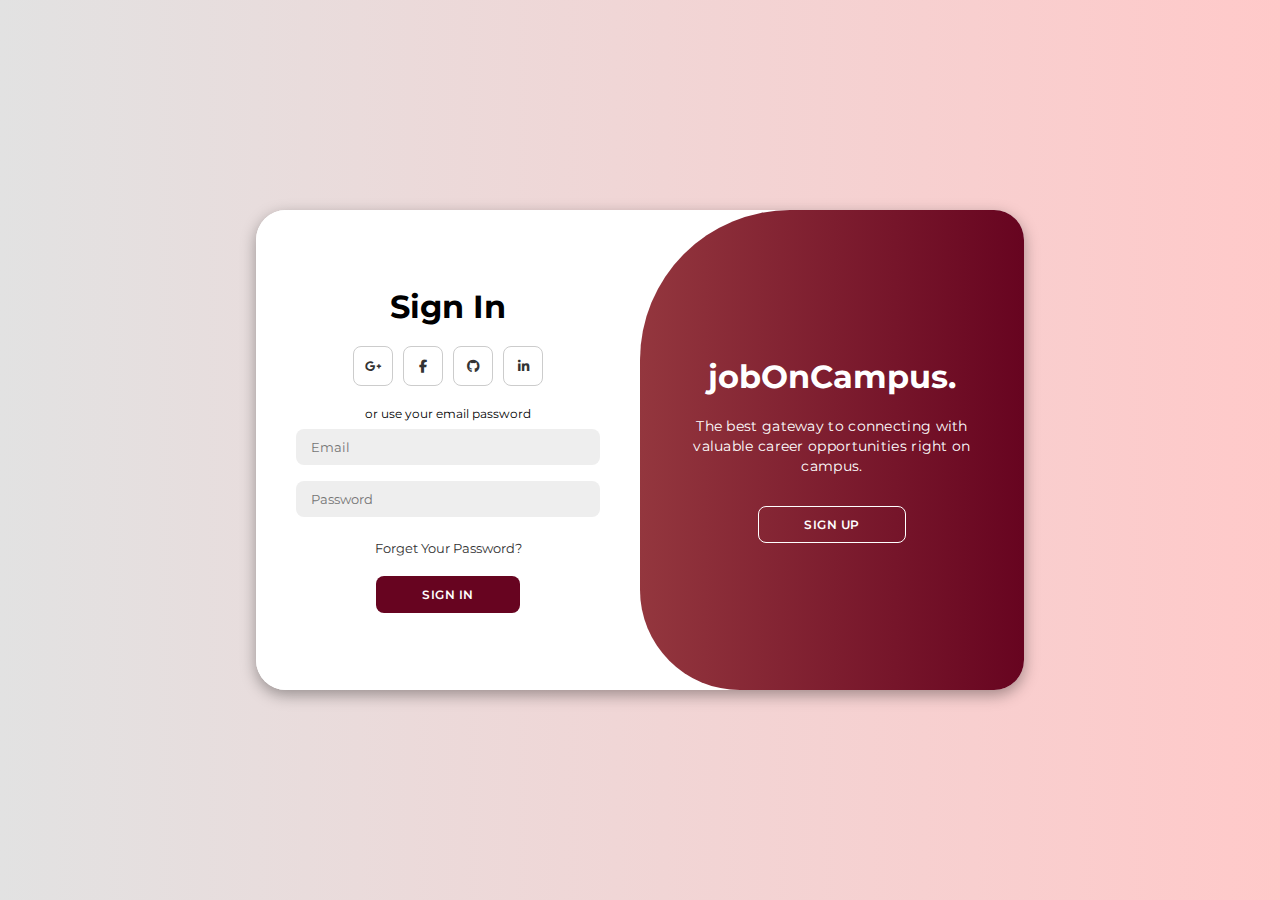
<file: index.html>
<!DOCTYPE html>
<html lang="en">
  <head>
    <meta charset="UTF-8" />
    <link rel="shortcut icon" type="x-icon" href="images/tab.png" />

    <meta name="viewport" content="width=device-width, initial-scale=1.0" />
    <link
      rel="stylesheet"
      href="https://cdnjs.cloudflare.com/ajax/libs/font-awesome/6.4.2/css/all.min.css"
    />
    <link rel="stylesheet" href="css/index.css" />
    <title>JobOnCampus</title>
  </head>

  <body>
    <div class="container" id="container">
      <div class="form-container sign-up">
        <form
          action="scripts/registration.php"
          method="post"
          enctype="multipart/form-data"
        >
          <h1>Create Account</h1>
          <div class="social-icons">
            <a href="#" class="icon"
              ><i class="fa-brands fa-google-plus-g"></i
            ></a>
            <a href="#" class="icon"><i class="fa-brands fa-facebook-f"></i></a>
            <a href="#" class="icon"><i class="fa-brands fa-github"></i></a>
            <a href="#" class="icon"
              ><i class="fa-brands fa-linkedin-in"></i
            ></a>
          </div>
          <span>or use your email for registeration</span>
          <input type="text" placeholder="Name" name="Name" required />
          <input type="email" placeholder="Email" name="Email" required />
          <input
            type="password"
            placeholder="Password"
            name="Password"
            required
          />
          <label for="resume-upload">Upload Resume</label>
          <input
            type="file"
            id="resume-upload"
            name="Resume"
            accept=".pdf"
            required
          />
          <button name="submit" type="submit">Sign Up</button>
        </form>
      </div>
      <div class="form-container sign-in">
        <form action="scripts/login.php" method="post">
          <h1>Sign In</h1>
          <div class="social-icons">
            <a href="#" class="icon"
              ><i class="fa-brands fa-google-plus-g"></i
            ></a>
            <a href="#" class="icon"><i class="fa-brands fa-facebook-f"></i></a>
            <a href="#" class="icon"><i class="fa-brands fa-github"></i></a>
            <a href="#" class="icon"
              ><i class="fa-brands fa-linkedin-in"></i
            ></a>
          </div>
          <span>or use your email password</span>
          <input type="email" placeholder="Email" name="Email" />
          <input type="password" placeholder="Password" name="Password" />
          <a href="#">Forget Your Password?</a>
          <button name="login" type="submit">Sign In</button>
        </form>
      </div>
      <div class="toggle-container">
        <div class="toggle">
          <div class="toggle-panel toggle-left">
            <h1>Welcome!</h1>
            <p>Enter your personal details to use all of site features</p>
            <button class="hidden" id="login">Sign In</button>
          </div>
          <div class="toggle-panel toggle-right">
            <h1>jobOnCampus.</h1>
            <p>
              The best gateway to connecting with valuable career opportunities
              right on campus.
            </p>
            <button name="submit" class="hidden" id="register">Sign Up</button>
          </div>
        </div>
      </div>
    </div>

    <script src="script.js"></script>
  </body>
</html>
</file>
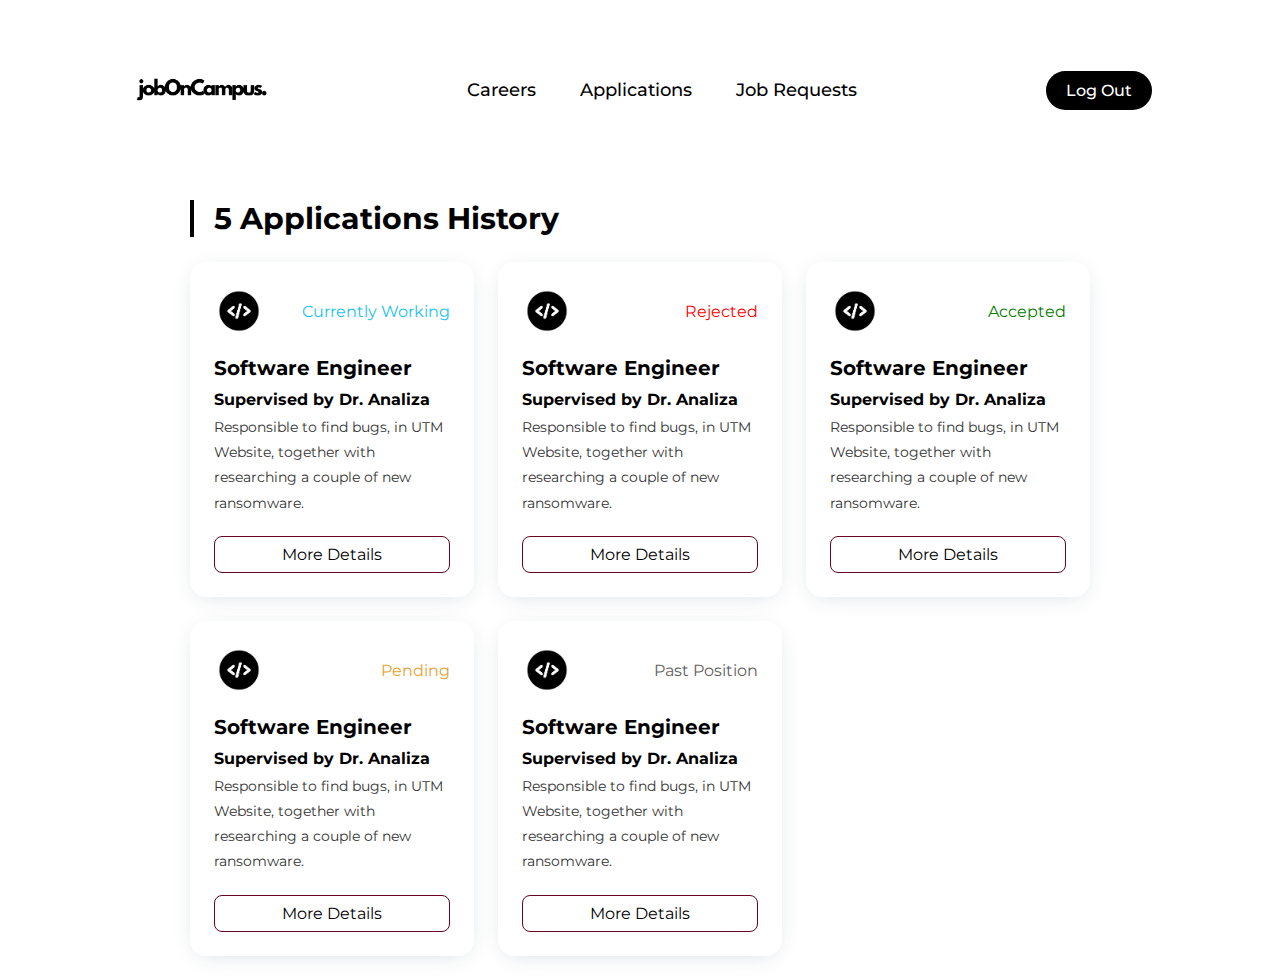
<file: applications.html>
<!DOCTYPE html>
<html lang="en">
  <head>
    <link rel="stylesheet" href="css/applications.css" />
    <meta charset="UTF-8" />
    <meta name="viewport" content="width=device-width, initial-scale=1.0" />
    <title>JobOnCampus</title>
  </head>
  <body>
    <header>
      <img class="logo" src="images/jobOnCampusBlack.png" alt="logo" />
      <nav>
        <ul class="nav_links">
          <li><a href="careers.html">Careers</a></li>
          <li><a href="applications.html">Applications</a></li>
          <li><a href="request.html">Job Requests</a></li>
        </ul>
      </nav>
      <a class="cta" href="index.html"><button>Log Out</button></a>
    </header>
    <section>
      <div class="applications-list-container">
        <h2>5 Applications History</h2>
        <div class="applications">
          <div class="application">
            <img src="images/coding.png" alt="" />
            <h3 class="job-title">Software Engineer</h3>
            <h4 class="supervision">Supervised by Dr. Analiza</h4>
            <div class="details">
              Responsible to find bugs, in UTM Website, together with
              researching a couple of new ransomware.
            </div>
            <a href="#" class="details-btn">More Details</a>
            <span class="application-status working">Currently Working</span>
          </div>
          <div class="application">
            <img src="images/coding.png" alt="" />
            <h3 class="job-title">Software Engineer</h3>
            <h4 class="supervision">Supervised by Dr. Analiza</h4>
            <div class="details">
              Responsible to find bugs, in UTM Website, together with
              researching a couple of new ransomware.
            </div>
            <a href="#" class="details-btn">More Details</a>
            <span class="application-status rejected">Rejected</span>
          </div>

          <div class="application">
            <img src="images/coding.png" alt="" />
            <h3 class="job-title">Software Engineer</h3>
            <h4 class="supervision">Supervised by Dr. Analiza</h4>
            <div class="details">
              Responsible to find bugs, in UTM Website, together with
              researching a couple of new ransomware.
            </div>
            <a href="#" class="details-btn">More Details</a>
            <span class="application-status accepted">Accepted</span>
          </div>

          <div class="application">
            <img src="images/coding.png" alt="" />
            <h3 class="job-title">Software Engineer</h3>
            <h4 class="supervision">Supervised by Dr. Analiza</h4>
            <div class="details">
              Responsible to find bugs, in UTM Website, together with
              researching a couple of new ransomware.
            </div>
            <a href="#" class="details-btn">More Details</a>
            <span class="application-status pending">Pending</span>
          </div>

          <div class="application">
            <img src="images/coding.png" alt="" />
            <h3 class="job-title">Software Engineer</h3>
            <h4 class="supervision">Supervised by Dr. Analiza</h4>
            <div class="details">
              Responsible to find bugs, in UTM Website, together with
              researching a couple of new ransomware.
            </div>
            <a href="#" class="details-btn">More Details</a>
            <span class="application-status past">Past Position</span>
          </div>
        </div>
      </div>
    </section>
  </body>
</html>
</file>
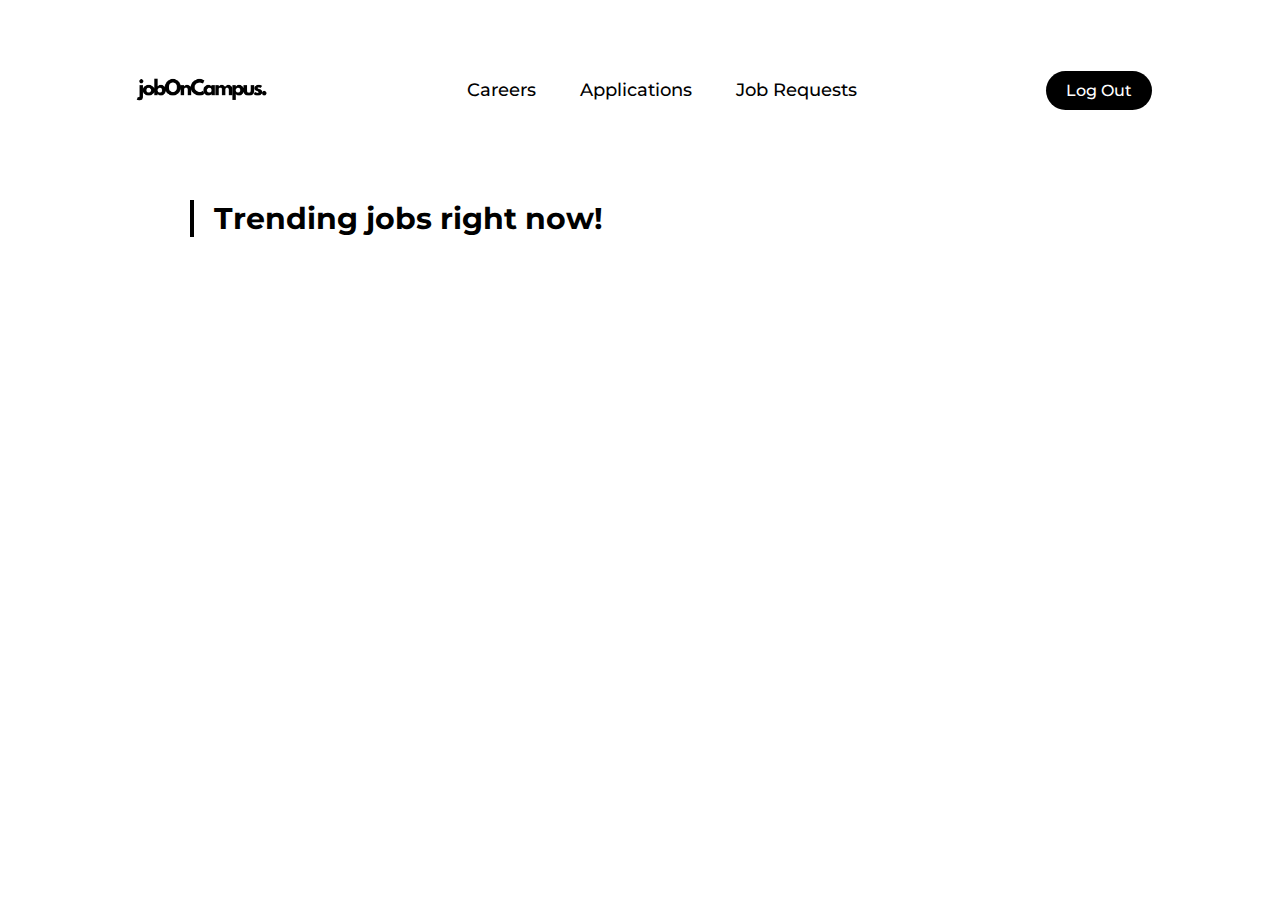
<file: careers.html>
<!DOCTYPE html>
<html lang="en">
  <head>
    <meta charset="UTF-8" />
    <meta name="viewport" content="width=device-width, initial-scale=1.0" />
    <title>Upcoming Events</title>
    <link rel="stylesheet" href="css/job.css" />
  </head>

  <body>
    <header>
      <img class="logo" src="images/jobOnCampusBlack.png" alt="logo" />
      <nav>
        <ul class="nav_links">
          <li><a href="careers.html">Careers</a></li>
          <li><a href="applications.html">Applications</a></li>
          <li><a href="request.html">Job Requests</a></li>
        </ul>
      </nav>
      <a class="cta" href="index.html"><button>Log Out</button></a>
    </header>
    <section>
      <div class="jobs-list-container">
        <h2>Trending jobs right now!</h2>
      </div>
    </section>
  </body>
</html>
</file>
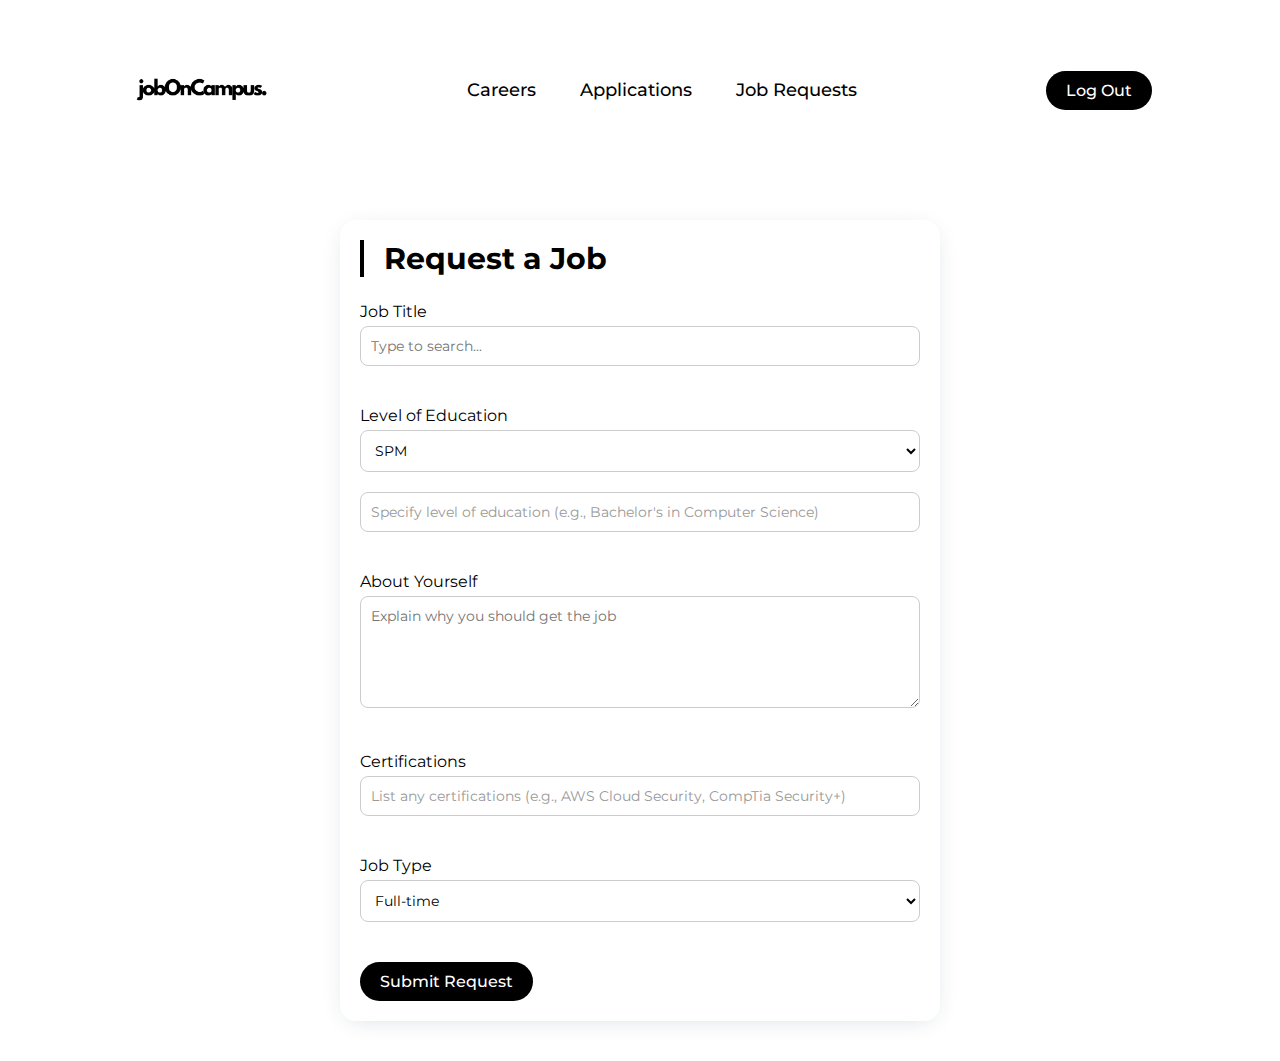
<file: request.html>
<!DOCTYPE html>
<html lang="en">
  <head>
    <link rel="stylesheet" href="css/request.css" />
    <meta charset="UTF-8" />
    <meta name="viewport" content="width=device-width, initial-scale=1.0" />
    <title>JobOnCampus</title>
  </head>
  <body>
    <header>
      <img
        class="logo"
        src="images/jobOnCampusBlack.png"
        alt="JobOnCampus Logo"
      />
      <nav>
        <ul class="nav_links">
          <li><a href="careers.html">Careers</a></li>
          <li><a href="applications.html">Applications</a></li>
          <li><a href="request.html">Job Requests</a></li>
        </ul>
      </nav>
      <a class="cta" href="index.html"><button>Log Out</button></a>
    </header>
    <main>
      <section class="request-job-container">
        <h2>Request a Job</h2>
        <form action="submit_request.php" method="post">
          <div class="form-group">
            <label for="job-title">Job Title</label>
            <input
              list="job-titles"
              id="job-title"
              name="job_title"
              placeholder="Type to search..."
              required
            />
            <datalist id="job-titles">
              <option value="Software Engineer"></option>
              <option value="Data Analyst"></option>
              <option value="Product Manager"></option>
              <option value="Graphic Designer"></option>
            </datalist>
          </div>

          <div class="form-group">
            <label for="education">Level of Education</label>
            <select id="education" name="education" required>
              <option value="spm">SPM</option>
              <option value="diploma">Diploma</option>
              <option value="degree">Degree</option>
            </select>
            <input
              type="text"
              id="specific-degree"
              name="specific_degree"
              placeholder="Specify level of education (e.g., Bachelor's in Computer Science)"
            />
          </div>

          <div class="form-group">
            <label for="about-yourself">About Yourself</label>
            <textarea
              id="about-yourself"
              name="about_yourself"
              rows="5"
              placeholder="Explain why you should get the job"
              required
            ></textarea>
          </div>

          <div class="form-group">
            <label for="certifications">Certifications</label>
            <input
              type="text"
              id="certifications"
              name="certifications"
              placeholder="List any certifications (e.g., AWS Cloud Security, CompTia Security+)"
            />
          </div>

          <div class="form-group">
            <label for="job-type">Job Type</label>
            <select id="job-type" name="job_type" required>
              <option value="fulltime">Full-time</option>
              <option value="parttime">Part-time</option>
              <option value="contract">Contract</option>
            </select>
          </div>

          <button type="submit">Submit Request</button>
        </form>
      </section>
    </main>
  </body>
</html>
</file>
<file: css/index.css>
@import url("https://fonts.googleapis.com/css2?family=Montserrat:wght@300;400;500;600;700&display=swap");

* {
  margin: 0;
  padding: 0;
  box-sizing: border-box;
  font-family: "Montserrat", sans-serif;
}

body {
  background-color: #c9d6ff;
  background: linear-gradient(to right, #e2e2e2, #ffc9c9);
  display: flex;
  align-items: center;
  justify-content: center;
  flex-direction: column;
  height: 100vh;
}

.container {
  background-color: #fff;
  border-radius: 30px;
  box-shadow: 0 5px 15px rgba(0, 0, 0, 0.35);
  position: relative;
  overflow: hidden;
  width: 768px;
  max-width: 100%;
  min-height: 480px;
}

.container p {
  font-size: 14px;
  line-height: 20px;
  letter-spacing: 0.3px;
  margin: 20px 0;
}

.container span {
  font-size: 12px;
}

.container a {
  color: #333;
  font-size: 13px;
  text-decoration: none;
  margin: 15px 0 10px;
}

.container button {
  background-color: #670420;
  color: #fff;
  font-size: 12px;
  padding: 10px 45px;
  border: 1px solid transparent;
  border-radius: 8px;
  font-weight: 600;
  letter-spacing: 0.5px;
  text-transform: uppercase;
  margin-top: 10px;
  cursor: pointer;
}

.container button.hidden {
  background-color: transparent;
  border-color: #fff;
}

.container form {
  background-color: #fff;
  display: flex;
  align-items: center;
  justify-content: center;
  flex-direction: column;
  padding: 0 40px;
  height: 100%;
}

.container input {
  background-color: #eee;
  border: none;
  margin: 8px 0;
  padding: 10px 15px;
  font-size: 13px;
  border-radius: 8px;
  width: 100%;
  outline: none;
}

.input-error {
  border: 2px solid red;
  background-color: #fdd;
}

.error-message {
  color: red;
  font-size: 0.9em;
}

.form-container {
  position: absolute;
  top: 0;
  height: 100%;
  transition: all 0.6s ease-in-out;
}

.sign-in {
  left: 0;
  width: 50%;
  z-index: 2;
}

.container.active .sign-in {
  transform: translateX(100%);
}

.sign-up {
  left: 0;
  width: 50%;
  opacity: 0;
  z-index: 1;
}

.container.active .sign-up {
  transform: translateX(100%);
  opacity: 1;
  z-index: 5;
  animation: move 0.6s;
}

@keyframes move {
  0%,
  49.99% {
    opacity: 0;
    z-index: 1;
  }
  50%,
  100% {
    opacity: 1;
    z-index: 5;
  }
}

.social-icons {
  margin: 20px 0;
}

.social-icons a {
  border: 1px solid #ccc;
  border-radius: 20%;
  display: inline-flex;
  justify-content: center;
  align-items: center;
  margin: 0 3px;
  width: 40px;
  height: 40px;
}

.toggle-container {
  position: absolute;
  top: 0;
  left: 50%;
  width: 50%;
  height: 100%;
  overflow: hidden;
  transition: all 0.6s ease-in-out;
  border-radius: 150px 0 0 100px;
  z-index: 1000;
}

.container.active .toggle-container {
  transform: translateX(-100%);
  border-radius: 0 150px 100px 0;
}

.toggle {
  background-color: #670420;
  height: 100%;
  background: linear-gradient(to right, #c0695c, #670420);
  color: #fff;
  position: relative;
  left: -100%;
  height: 100%;
  width: 200%;
  transform: translateX(0);
  transition: all 0.6s ease-in-out;
}

.container.active .toggle {
  transform: translateX(50%);
}

.toggle-panel {
  position: absolute;
  width: 50%;
  height: 100%;
  display: flex;
  align-items: center;
  justify-content: center;
  flex-direction: column;
  padding: 0 30px;
  text-align: center;
  top: 0;
  transform: translateX(0);
  transition: all 0.6s ease-in-out;
}

.toggle-left {
  transform: translateX(-200%);
}

.container.active .toggle-left {
  transform: translateX(0);
}

.toggle-right {
  right: 0;
  transform: translateX(0);
}

.container.active .toggle-right {
  transform: translateX(200%);
}

.error {
  border: 1px solid red;
}

.error-message {
  color: red;
  font-size: 14px;
  margin-top: 10px;
}
</file>
<file: css/applications.css>
@import url("https://fonts.googleapis.com/css2?family=Montserrat:ital,wght@0,100..900;1,100..900&display=swap");

* {
  box-sizing: border-box;
  margin: 0;
  padding: 0;
  background-color: #ffffff;
  font-family: "Montserrat", sans-serif;
  color: #000000;
}

body {
  padding: 0;
  /* background-color: #f8f9fa; */
}

/* Applications Section */

header {
  display: flex;
  justify-content: space-between;
  align-items: center;
  padding: 15px 10%; /* Reduced padding */
  background-color: #ffffff;
}

.logo {
  width: 150px;
  height: auto;
  cursor: pointer;
}

.nav_links {
  list-style-type: none;
}

.nav_links li {
  display: inline-block;
  padding: 0px 20px;
}

.nav_links li a {
  font-weight: 500;
  font-size: 18px;
  text-decoration: none;
  color: #000000;
  transition: color 0.3s ease;
}

.nav_links li a:hover {
  color: #670420;
}

button {
  padding: 10px 20px;
  background-color: #000000;
  border: none;
  border-radius: 25px;
  cursor: pointer;
  transition: background-color 0.3s ease;
  color: #ffffff;
  font-size: 16px;
  font-weight: 500;
}

button:hover {
  background-color: #670420;
}

.applications-list-container {
  max-width: 900px;
  margin: 20px auto;
}

.applications-list-container h2 {
  font-size: 30px;
  border-left: 4px solid #000000;
  padding-left: 20px;
  margin-bottom: 25px;
}

.applications-list-container .applications {
  display: grid;
  grid-template-columns: 1fr 1fr 1fr;
  gap: 24px;
}

.application img {
  width: 50px;
  height: auto;
  margin-bottom: 10px;
}

.applications-list-container .application {
  box-shadow: 0 4px 24px -8px rgba(2, 48, 71, 0.2);
  padding: 24px;
  border-radius: 16px;
  position: relative;
  display: flex;
  flex-direction: column;
  transition: all 400ms ease;
}

.applications-list-container .application:hover {
  transform: scale(1.03);
  cursor: pointer;
}

.applications-list-container .application-status {
  position: absolute;
  top: 40px;
  right: 24px;
  color: #e63946;
}

.applications-list-container .job-title {
  font-size: 20px;
  padding: 10px 0;
  margin: 0;
  color: #000000;
}

.applications-list-container .details {
  margin-top: 6px;
  font-size: 14px;
  color: #333;
  line-height: 1.8;
  flex: 1;
}

.applications-list-container .details-btn {
  text-decoration: none;
  border: 1px solid #670420;
  color: #000;
  padding: 8px 16px;
  border-radius: 8px;
  text-align: center;
  margin-top: 20px;
  transition: all 400ms ease;
}

.applications-list-container .details-btn:hover {
  background: #670420;
  color: #fff;
}

@media (max-width: 940px) {
  .applications-list-container .applications {
    grid-template-columns: 1fr 1fr;
  }
}

@media (max-width: 640px) {
  .applications-list-container .applications {
    grid-template-columns: 1fr;
    max-width: 400px;
    margin: 0 auto;
  }
}

.application-status.working {
  color: #1bc3ed;
}

.application-status.rejected {
  color: #ff0000;
}

.application-status.accepted {
  color: #008000;
}

.application-status.pending {
  color: #e6a235;
}

.application-status.past {
  color: #62605c;
}
</file>
<file: css/job.css>
@import url("https://fonts.googleapis.com/css2?family=Montserrat:ital,wght@0,100..900;1,100..900&display=swap");

* {
  box-sizing: border-box;
  margin: 0;
  padding: 0;
  background-color: #ffffff;
  font-family: "Montserrat", sans-serif;
  color: #000000;
}

header {
  display: flex;
  justify-content: space-between;
  align-items: center;
  padding: 15px 10%; /* Reduced padding */
  background-color: #ffffff;
}

.logo {
  width: 150px;
  height: auto;
  cursor: pointer;
}

.nav_links {
  list-style-type: none;
}

.nav_links li {
  display: inline-block;
  padding: 0px 20px;
}

.nav_links li a {
  font-weight: 500;
  font-size: 18px;
  text-decoration: none;
  color: #000000;
  transition: color 0.3s ease;
}

.nav_links li a:hover {
  color: #670420;
}

button {
  padding: 10px 20px;
  background-color: #000000;
  border: none;
  border-radius: 25px;
  cursor: pointer;
  transition: background-color 0.3s ease;
  color: #ffffff;
  font-size: 16px;
  font-weight: 500;
}

button:hover {
  background-color: #670420;
}

.jobs-list-container {
  max-width: 900px;
  margin: 20px auto;
}

.jobs-list-container h2 {
  font-size: 30px;
  border-left: 4px solid #000000;
  padding-left: 20px;
  margin-bottom: 25px;
}
</file>
<file: css/request.css>
@import url("https://fonts.googleapis.com/css2?family=Montserrat:ital,wght@0,100..900;1,100..900&display=swap");

* {
  box-sizing: border-box;
  margin: 0;
  padding: 0;
  background-color: #ffffff;
  font-family: "Montserrat", sans-serif;
  color: #000000;
}

body {
  padding: 0;
}

header {
  display: flex;
  justify-content: space-between;
  align-items: center;
  padding: 15px 10%;
  background-color: #ffffff;
}

.logo {
  width: 150px;
  height: auto;
  cursor: pointer;
}

.nav_links {
  list-style-type: none;
}

.nav_links li {
  display: inline-block;
  padding: 0px 20px;
}

.nav_links li a {
  font-weight: 500;
  font-size: 18px;
  text-decoration: none;
  color: #000000;
  transition: color 0.3s ease;
}

.nav_links li a:hover {
  color: #670420;
}

button {
  padding: 10px 20px;
  background-color: #000000;
  border: none;
  border-radius: 25px;
  cursor: pointer;
  transition: background-color 0.3s ease;
  color: #ffffff;
  font-size: 16px;
  font-weight: 500;
}

button:hover {
  background-color: #670420;
}

/* Request Job Section */
.request-job-container {
  max-width: 600px;
  margin: 40px auto;
  padding: 20px;
  box-shadow: 0 4px 24px -8px rgba(2, 48, 71, 0.2);
  border-radius: 16px;
}

.request-job-container h2 {
  font-size: 30px;
  border-left: 4px solid #000000;
  padding-left: 20px;
  margin-bottom: 25px;
}

.request-job-container form {
  display: flex;
  flex-direction: column;
}

.request-job-container label {
  font-size: 16px;
  margin-bottom: 5px;
}

.request-job-container input,
.request-job-container select,
.request-job-container textarea {
  padding: 10px;
  margin-bottom: 20px;
  border: 1px solid #ccc;
  border-radius: 8px;
  font-size: 14px;
}

.request-job-container input[type="text"]::placeholder,
.request-job-container input[type="text"]::-webkit-input-placeholder {
  color: #999;
}

.request-job-container button {
  align-self: flex-start;
}

/* Responsive Design */
@media (max-width: 640px) {
  .request-job-container {
    padding: 15px;
    margin: 20px;
  }
}

.form-group {
  margin-bottom: 20px;
}

.form-group label {
  display: block;
  font-size: 16px;
  margin-bottom: 5px;
}

.form-group input,
.form-group select,
.form-group textarea {
  width: 100%;
  padding: 10px;
  border: 1px solid #ccc;
  border-radius: 8px;
  font-size: 14px;
}

.form-group {
  margin-bottom: 20px;
}

.form-group label {
  display: block;
  font-size: 16px;
  margin-bottom: 5px;
}

.form-group input,
.form-group select,
.form-group textarea {
  width: 100%;
  padding: 10px;
  border: 1px solid #ccc;
  border-radius: 8px;
  font-size: 14px;
}
</file>
